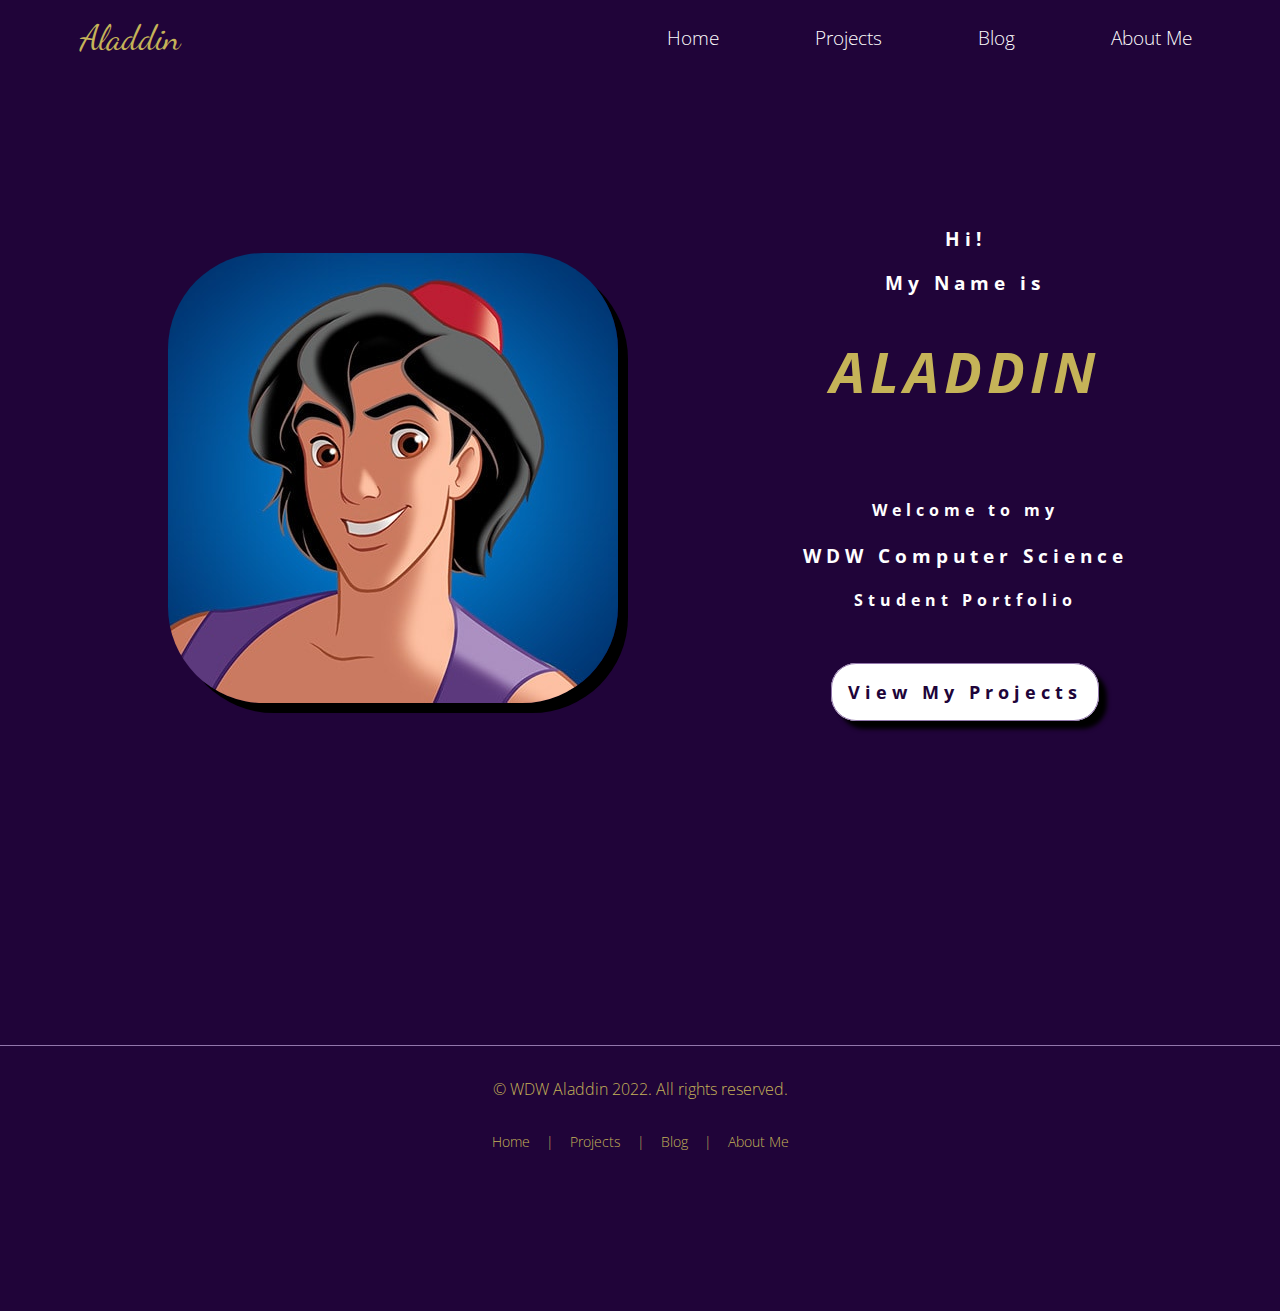
<file: index.html>
<!DOCTYPE html>
<html lang="en">
<head>
    <meta charset="UTF-8">
    <meta name="viewport" content="width=device-width, initial-scale=1.0">
    <meta http-equiv="X-UA-Compatible" content="ie=edge">
    <link rel="stylesheet" href="style.css" type="text/css" />
    <link rel="stylesheet" href="nav.css" type="text/css" />
    <title>Alladdin's Portfolio</title>
</head>
<body>
    
    <!-- Navigation Menu -->
    <nav class="navbar">
        <!-- logo -->
        <div class="logo">Aladdin</div>
        <!-- hamburger toggle -->
        <a href="#" class="toggle-button">
            <span class="bar"></span>
            <span class="bar"></span>
            <span class="bar"></span>
        </a>
        <!-- page navigation links -->
        <div class="navbar-links">
            <ul>
                <li><a href="index.html">Home</a></li>
                <li><a href="projects.html">Projects</a></li>
                <li><a href="blog.html">Blog</a></li>
                <li><a href="aboutMe.html">About Me</a></li>
            </ul>  <!-- close ul list -->
        </div>  <!-- close navbar links class -->
    </nav>   <!-- close navbar class -->
    
    <!-- Hero Section -->
    <section class="hero">
        <div class="heroImage">
            <img src="assets/aladdin2.jpeg"></img>
        </div>  <!-- close heroImage class -->
        <div class="heroText">
            <div class="heroTextTop">
                <h3>Hi!</h3>
                <h3>My Name is</h3>
                <h1 class="heroName"><em>Aladdin</em></h1>
            </div>  <!-- close heroTextTop class -->
            <div class="heroTextBottom">
                <h4>Welcome to my</h4>
                <h3>WDW Computer Science</h3>
                <h4>Student Portfolio</h4>
            </div>  <!-- close heroTextBottom class -->
            <div class="heroButton">
                <a href="projects.html" class="button">View My Projects</a>
            </div>   <!-- close heroButton class -->
        </div>  <!-- close heroText class -->
    </section>   <!-- close hero class -->
    
    <footer>
        <p class="copyright">&copy; WDW Aladdin 2022. All rights reserved.</p>
        <ul class="bottomnav">
            <li><a href="index.html">Home</a></li>
            <li class="divider">|</li>
            
        <ul class="bottomnav">
            <li><a href="projects.html">Projects</a></li>
            <li class="divider">|</li>
            
        <ul class="bottomnav">
            <li><a href="blog.html">Blog</a></li>
            <li class="divider">|</li>
            
        <ul class="bottomnav">
            <li><a href="aboutMe.html">About Me</a></li>
    
        </ul>
    </footer>
        
        
        <script type="text/javascript" src="script.js"></script>
</body>
</html>
</file>
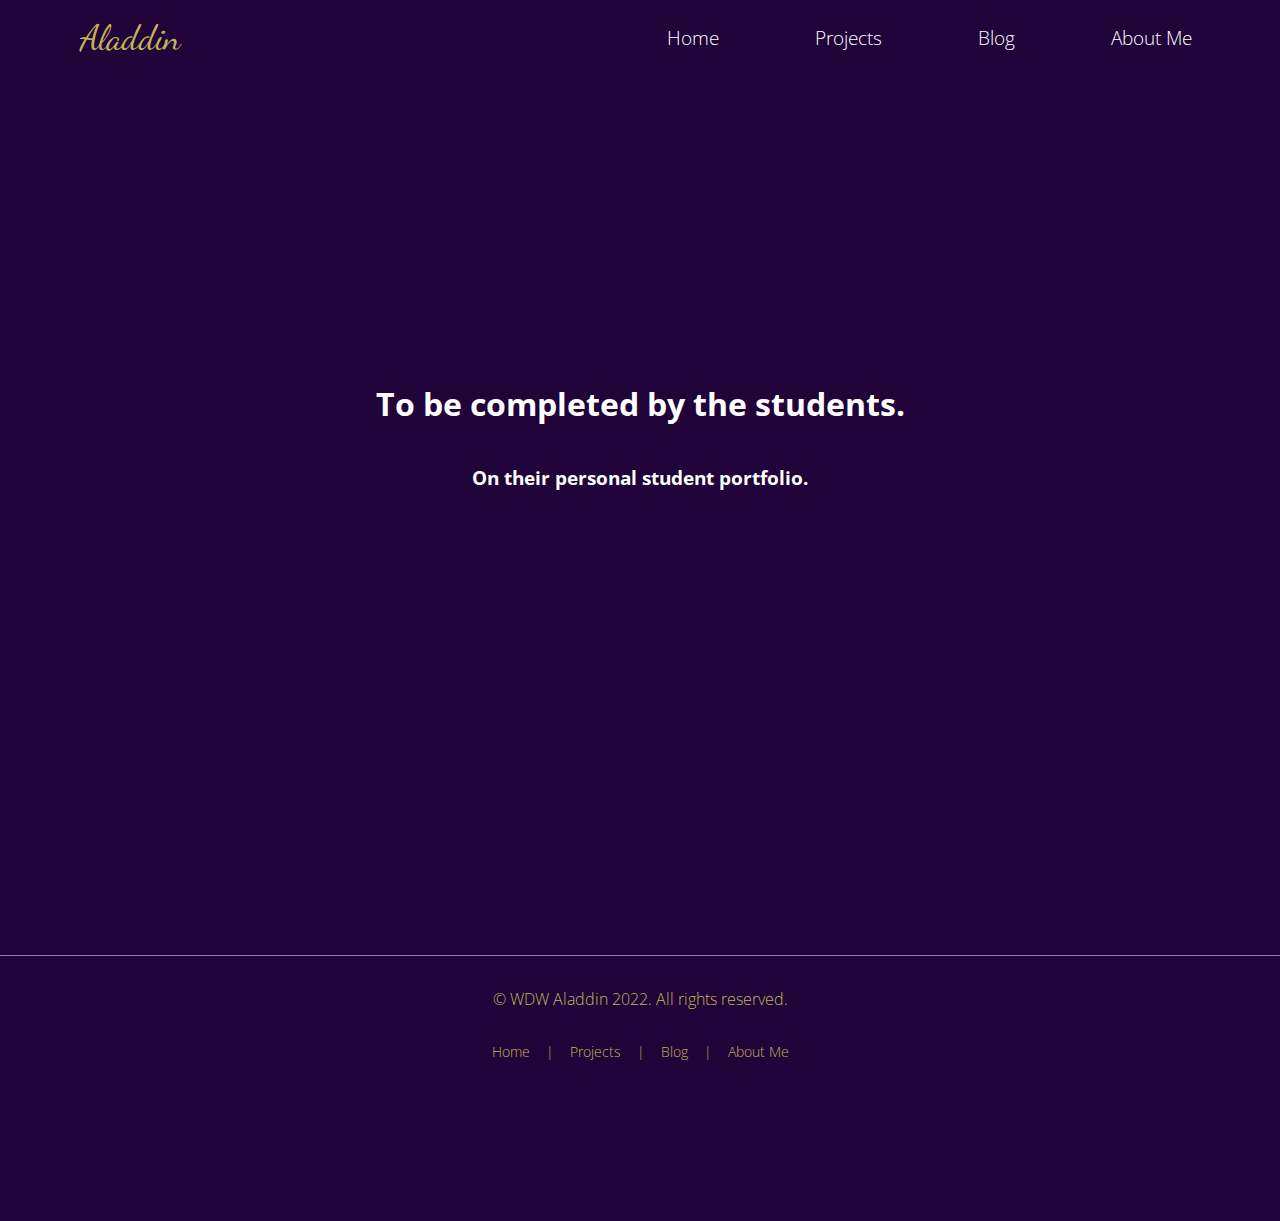
<file: aboutMe.html>
<!DOCTYPE html>
<html lang="en">
<head>
    <meta charset="UTF-8">
    <meta name="viewport" content="width=device-width, initial-scale=1.0">
    <meta http-equiv="X-UA-Compatible" content="ie=edge">
    <link rel="stylesheet" href="style.css" type="text/css" />
    <link rel="stylesheet" href="nav.css" type="text/css" />
    <title>About Me</title>
</head>
<body>
    
    <!-- Navigation Menu -->
    <nav class="navbar">
        <!-- logo -->
        <div class="logo">Aladdin</div>
        <!-- hamburger toggle -->
        <a href="#" class="toggle-button">
            <span class="bar"></span>
            <span class="bar"></span>
            <span class="bar"></span>
        </a>
        <!-- page navigation links -->
        <div class="navbar-links">
            <ul>
                <li><a href="index.html">Home</a></li>
                <li><a href="projects.html">Projects</a></li>
                <li><a href="blog.html">Blog</a></li>
                <li><a href="aboutme.html">About Me</a></li>
            </ul>  <!-- close ul list -->
        </div>  <!-- close navbar links class -->
    </nav>   <!-- close navbar class -->
    
    
    <section class="filler">
        <h1>To be completed by the students.</h1>
        <h3>On their personal student portfolio.</h3>
        
    </section>
    
    
    <footer>
        <p class="copyright">&copy; WDW Aladdin 2022. All rights reserved.</p>
        <ul class="bottomnav">
            <li><a href="index.html">Home</a></li>
            <li class="divider">|</li>
            
        <ul class="bottomnav">
            <li><a href="projects.html">Projects</a></li>
            <li class="divider">|</li>
            
        <ul class="bottomnav">
            <li><a href="blog.html">Blog</a></li>
            <li class="divider">|</li>
            
        <ul class="bottomnav">
            <li><a href="aboutMe.html">About Me</a></li>
    
        </ul>
    </footer>
        
        
        <script type="text/javascript" src="script.js"></script>
</body>
</html>
</file>
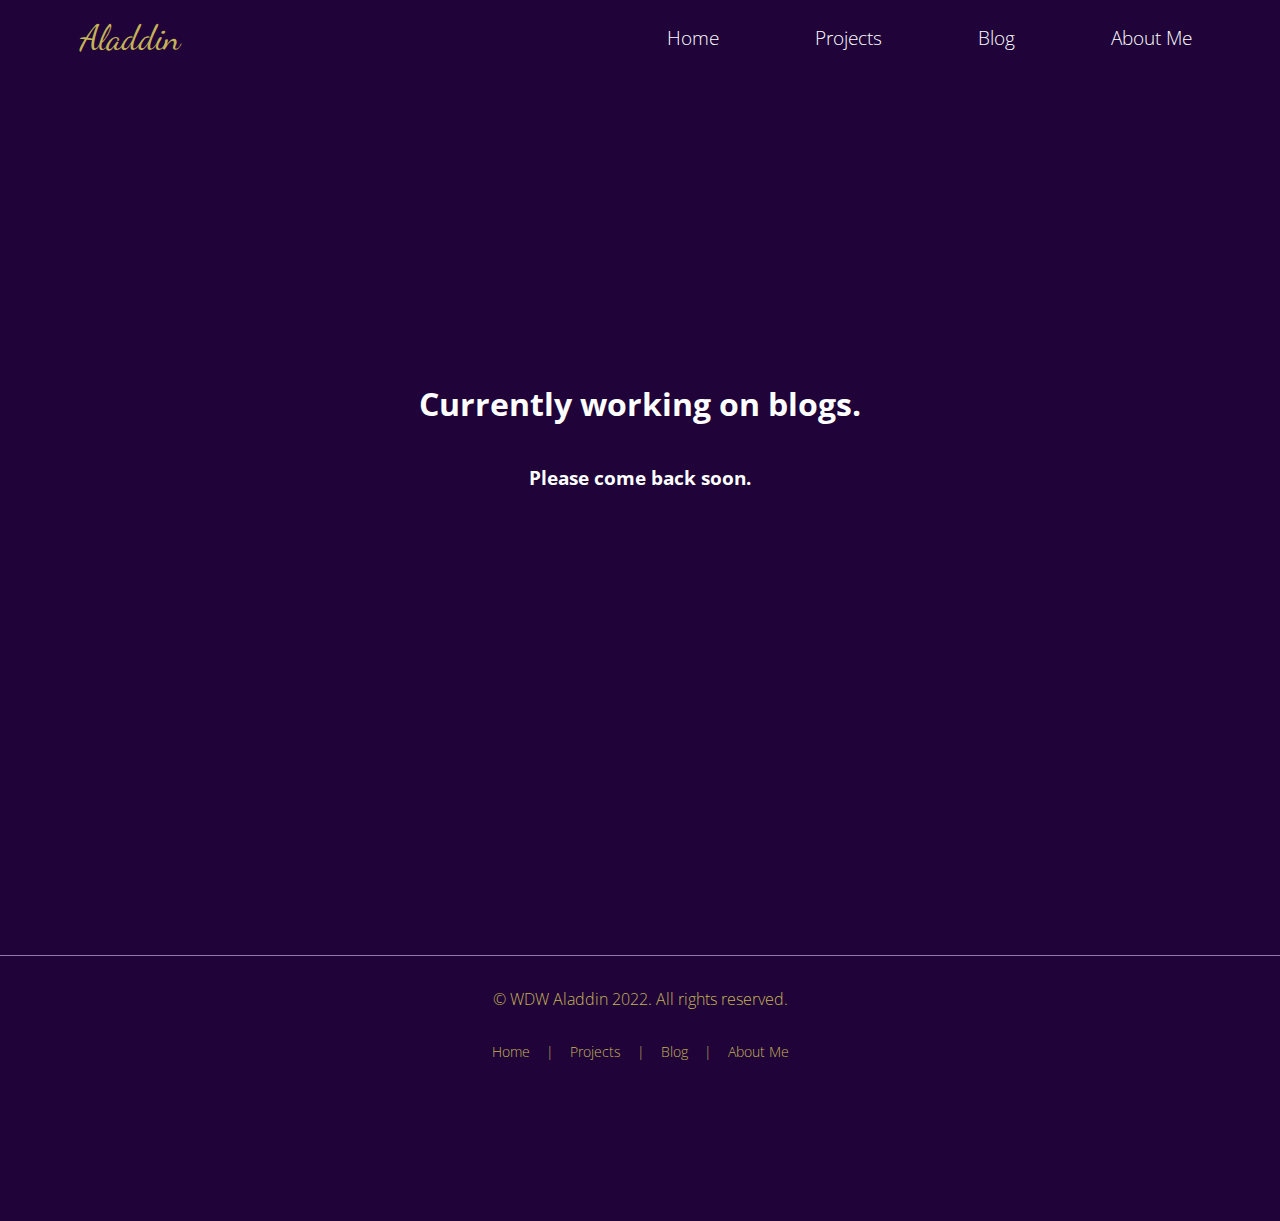
<file: blog.html>
<!DOCTYPE html>
<html lang="en">
<head>
    <meta charset="UTF-8">
    <meta name="viewport" content="width=device-width, initial-scale=1.0">
    <meta http-equiv="X-UA-Compatible" content="ie=edge">
    <link rel="stylesheet" href="style.css" type="text/css" />
    <link rel="stylesheet" href="nav.css" type="text/css" />
    <title>Alladdin's Blog</title>
</head>
<body>
    
    <!-- Navigation Menu -->
    <nav class="navbar">
        <!-- logo -->
        <div class="logo">Aladdin</div>
        <!-- hamburger toggle -->
        <a href="#" class="toggle-button">
            <span class="bar"></span>
            <span class="bar"></span>
            <span class="bar"></span>
        </a>
        <!-- page navigation links -->
        <div class="navbar-links">
            <ul>
                <li><a href="index.html">Home</a></li>
                <li><a href="projects.html">Projects</a></li>
                <li><a href="blog.html">Blog</a></li>
                <li><a href="aboutme.html">About Me</a></li>
            </ul>  <!-- close ul list -->
        </div>  <!-- close navbar links class -->
    </nav>   <!-- close navbar class -->
    
    
    <section class="filler">
        <h1>Currently working on blogs.</h1>
        <h3>Please come back soon.</h3>
        
    </section>
    
    
    <footer>
        <p class="copyright">&copy; WDW Aladdin 2022. All rights reserved.</p>
        <ul class="bottomnav">
            <li><a href="index.html">Home</a></li>
            <li class="divider">|</li>
            
        <ul class="bottomnav">
            <li><a href="projects.html">Projects</a></li>
            <li class="divider">|</li>
            
        <ul class="bottomnav">
            <li><a href="blog.html">Blog</a></li>
            <li class="divider">|</li>
            
        <ul class="bottomnav">
            <li><a href="aboutMe.html">About Me</a></li>
    
        </ul>
    </footer>
        
        
        <script type="text/javascript" src="script.js"></script>
</body>
</html>
</file>
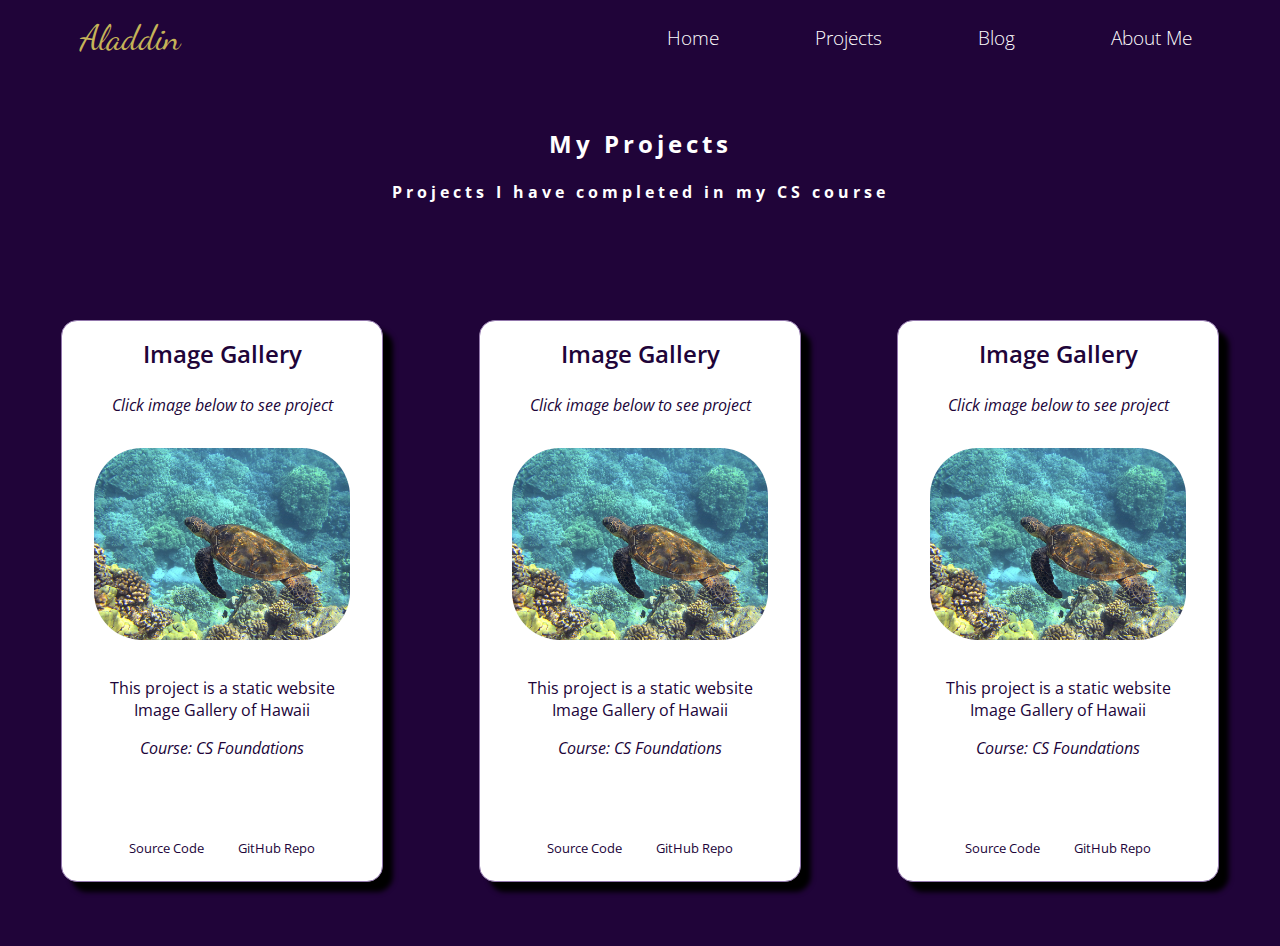
<file: projects.html>
<!DOCTYPE html>
<html lang="en">
<head>
    <meta charset="UTF-8">
    <meta name="viewport" content="width=device-width, initial-scale=1.0">
    <meta http-equiv="X-UA-Compatible" content="ie=edge">
    <link rel="stylesheet" href="style.css" type="text/css" />
    <link rel="stylesheet" href="nav.css" type="text/css" />
    <link rel="stylesheet" href="https://cdnjs.cloudflare.com/ajax/libs/font-awesome/6.2.0/css/all.min.css" integrity="sha512-xh6O/CkQoPOWDdYTDqeRdPCVd1SpvCA9XXcUnZS2FmJNp1coAFzvtCN9BmamE+4aHK8yyUHUSCcJHgXloTyT2A==" crossorigin="anonymous" referrerpolicy="no-referrer" />
    
    <title>Alladdin's Projects</title>
</head>
<body>
    
    <!-- Navigation Menu -->
    <nav class="navbar">
        <!-- logo -->
        <div class="logo">Aladdin</div>
        <!-- hamburger toggle -->
        <a href="#" class="toggle-button">
            <span class="bar"></span>
            <span class="bar"></span>
            <span class="bar"></span>
        </a>
        <!-- page navigation links -->
        <div class="navbar-links">
            <ul>
                <li><a href="index.html">Home</a></li>
                <li><a href="projects.html">Projects</a></li>
                <li><a href="blog.html">Blog</a></li>
                <li><a href="aboutme.html">About Me</a></li>
            </ul>  <!-- close ul list -->
        </div>  <!-- close navbar links class -->
    </nav>   <!-- close navbar class -->
    
    <!-- Project Header -->
<header class="projectsHeader">
    <h2>My Projects</h2>
    <h4>Projects I have completed in my CS course</h4>
</header>


<!-- Project Cards -->
<section class="projectGallery">
    
    <div class="projectCard">
        <h2>Image Gallery</h2>
        <p><em>Click image below to see project</em></p>
       <a href="https://csf2223.github.io/imagegallery-WilsonAyden/"><img 
       src="assets/sea-turtle-547162_1920.jpg"></img></a>
       <p>This project is a static website Image Gallery of Hawaii</p>
        <p><em>Course: CS Foundations</em></p>
        <div class="projectIcons">
            <div class="sourceCode">
                <a href="assets/Image-Gallery-code.pdf"><i class="fa-solid fa-file"></i></a>
                <p>Source Code</p>
            </div>
            
            <div class="gitHubRepo">
                <a href="https://github.com/CSF2223/imagegallery-WilsonAyden"><i class="fa-brands fa-github"></i></a>
            <p>GitHub Repo</p>
            </div>
        </div>
    </div>  <!-- Close Project Card 1 -->
    
    <div class="projectCard">
        <h2>Image Gallery</h2>
        <p><em>Click image below to see project</em></p>
       <a href="https://csf2223.github.io/imagegallery-WilsonAyden/"><img 
       src="assets/sea-turtle-547162_1920.jpg"></img></a>
       <p>This project is a static website Image Gallery of Hawaii</p>
        <p><em>Course: CS Foundations</em></p>
        <div class="projectIcons">
            <div class="sourceCode">
                <a href="assets/Image-Gallery-code.pdf"><i class="fa-solid fa-file"></i></a>
                <p>Source Code</p>
            </div>
            
            <div class="gitHubRepo">
                <a href="https://github.com/CSF2223/imagegallery-WilsonAyden"><i class="fa-brands fa-github"></i></a>
            <p>GitHub Repo</p>
            </div>
        </div>
    </div>  <!-- Close Project Card 2 -->
    
    <div class="projectCard">
        <h2>Image Gallery</h2>
        <p><em>Click image below to see project</em></p>
       <a href="https://csf2223.github.io/imagegallery-WilsonAyden/"><img 
       src="assets/sea-turtle-547162_1920.jpg"></img></a>
       <p>This project is a static website Image Gallery of Hawaii</p>
        <p><em>Course: CS Foundations</em></p>
        <div class="projectIcons">
            <div class="sourceCode">
                <a href="assets/Image-Gallery-code.pdf"><i class="fa-solid fa-file"></i></a>
                <p>Source Code</p>
            </div>
            
            <div class="gitHubRepo">
                <a href="https://github.com/CSF2223/imagegallery-WilsonAyden"><i class="fa-brands fa-github"></i></a>
            <p>GitHub Repo</p>
            </div>
        </div>
    </div>  <!-- Close Project Card 3 -->

    
</section>

        
        <script type="text/javascript" src="script.js"></script>
        
    
</body>
</html>
</file>
<file: style.css>
/*
Color Palette
background color: #200439
primary: #512C73
secondary: #361356
tertiary: #6F4D8F
accent: #9277AC
vegasGold: #c5b358
white: #fff
black: #000  
*/

html {
    /* If we add any padding or border onto an element it does not affect the width of the element*/
    box-sizing: border-box;
}

body {
    margin: 0;
    padding: 0;
    font-family: 'Open Sans', sans-serif;
    font-weight: 300;
    background-color: #200439;
    color: #fff;
}

.hero{
    display: flex;
    flex-direction: column;
    justify-content: space-evenly;
    align-items: center;
}
.heroImage{
    padding: 2rem;
}

.heroImage img{
    border-radius: 6rem;
    box-shadow: 10px 10px #000;
    width: 100%;
    height: auto;
}

.heroText{
    font-size: 0.8rem;
    padding-bottom: 2rem;
    text-align: center;
    letter-spacing: 5px;
}

.heroName{
    color: #c5b358;
    font-size: 2.5rem;
    text-transform: uppercase;
}

.heroTextTop{
    padding: 1rem;
}

.heroTextBottom{
    padding: 1rem;
}

.heroButton{
    margin: 2rem;
}


.button{
    background-color: #fff;
    padding: 1rem;
    border: 1px solid #9277AC;
    border-radius: 25px;
    font-size: 0.9rem;
    font-weight: 700;
    color: #200439;
    text-decoration: none;
    box-shadow: 8px 8px 4px #000;
}

.button:hover {
    background-color: #361356;
    color: #c5b358;
    transform: scale(1.5);
    /* (150% zoom - Note: if the zoom is too large, it will go outside of the viewport) */
}


.projectsHeader{
    margin: 1.5rem 3rem;
    text-align: center;
    padding: 0.5rem;
    letter-spacing: 4px;
}

.projectCard{
    background-color: #fff;
    color: #200439;
    margin:4rem 3rem;
    padding: 0.5rem 2rem;
    text-align: center;
    border: 1px solid #9277AC;
    border-radius: 1rem;
    box-shadow: 10px 10px 5px #000;
}

.projectCard img{
    width: 100%;
    height: auto;
    border-radius: 3rem;
    margin: 1rem 0;
}

.projectCard h2{
    margin: 0.5rem 1rem 1.5rem 1rem;
    font-weight: 600;
}

.projectCard p{
    font-size: 1rem;
    font-weight: 400;
}

.projectIcons {
    display: flex;
    justify-content: space-evenly;
    font-size: 1.2rem;
    margin-top: 2rem;
}

.projectIcons p {
    margin: 0 0 1rem 0;
    font-size: 0.8rem;
}

.fa-github{
    font-size: 2.2rem;
    padding: 1.5rem;
}

.fa-file {
    font-size: 2.2rem;
    padding: 1.5rem;
}



footer {
    text-align: center;
    color: #c5b358;
    margin: 10rem 0;
    border-top: 1px solid #9277AC;
}

.copyright {
    margin: 1rem;
    padding: 1rem;
    font-size: 1rem;
    color:#c5b358;
    display: block;
}




.filler{
    display: flex;
    flex-direction: column;
    justify-content: center;
    align-items: center;
    margin: 0;
    height: 80vh;
}




@media (min-width: 800px) {
    .hero{
        flex-direction: row;
        justify-content: space-evenly;
        align-items: center;
        height: 90vh;
    }
    
    .heroText {
        font-size: 1rem;
    }
   
    .heroName {
        font-size: 3.5rem;
    }
    
    .button {
        font-size: 1.1rem;
    }
    
    .projectGallery {
        display: flex;
        flex-direction: row;
        justify-content: center;
        flex-wrap: wrap;
    }
    
    .projectCard {
        max-width: 20%;
    }
}
</file>
<file: nav.css>
/*
Color Palette
background color: #200439
primary: #512C73
secondary: #361356
tertiary: #6F4D8F
accent: #9277AC
vegasGold: #c5b358
white: #fff
black: #000  
*/

@import url('https://fonts.googleapis.com/css2?family=Dancing+Script:wght@400;700&display=swap');
@import url('https://fonts.googleapis.com/css2?family=Open+Sans:wght@300;400;600;700&display=swap');

.navbar{
    display: flex;
    justify-content: space-between;
    align-items: center;
    padding: 0 2.5rem;
}

.logo {
    font-size: 2.2rem;
    margin: 0.75rem 2.5rem;
    color: #c5b358;
    font-family: 'Dancing Script', cursive;
}

.navbar-links ul { 
    margin: 0;
    padding: 0;
    display: flex;
}

.navbar-links li {
    list-style: none;
    padding: 1rem;
    font-size: 1.2rem;
}

.navbar-links li a {
    text-decoration: none;
    color: #fff;
    padding: 0.5rem 2rem;
    display: block;
}
.navbar-links li:hover {
    background-color: #361356;
}


.toggle-button{
    position: absolute;
    top: 1.5rem;
    right: 1.5rem;
    display: none;
    flex-direction: column;
    justify-content: space-between;
    width: 30px;
    height: 20px;
}

.toggle-button .bar{
    height: 3px;
    width: 100%;
    background-color: #fff;
    border-radius: 10px;
}

.bottomnav {
    margin: 0;
    padding: 0;
    display: flex;
    justify-content: center;
    align-items: center;
}

.bottomnav li{
list-style: none;
font-size: 0.9rem;
padding: 0 0.5rem;
}

.bottomnav li a{
    text-decoration: none;
    color: #c5b358;
    display: block;
}






@media (max-width: 800px) {
    .toggle-button {
        display: flex;
    }

.navbar-links {
    display: none;
    width: 100%;
}

.navbar{
    flex-direction: column;
    align-items: flex-start;
}

.navbar-links ul{
    width: 100%;
    flex-direction: column;
}

.navbar-links li {
    text-align: center;
}

.navbar-links.active {
    display: flex;
}
}
</file>
